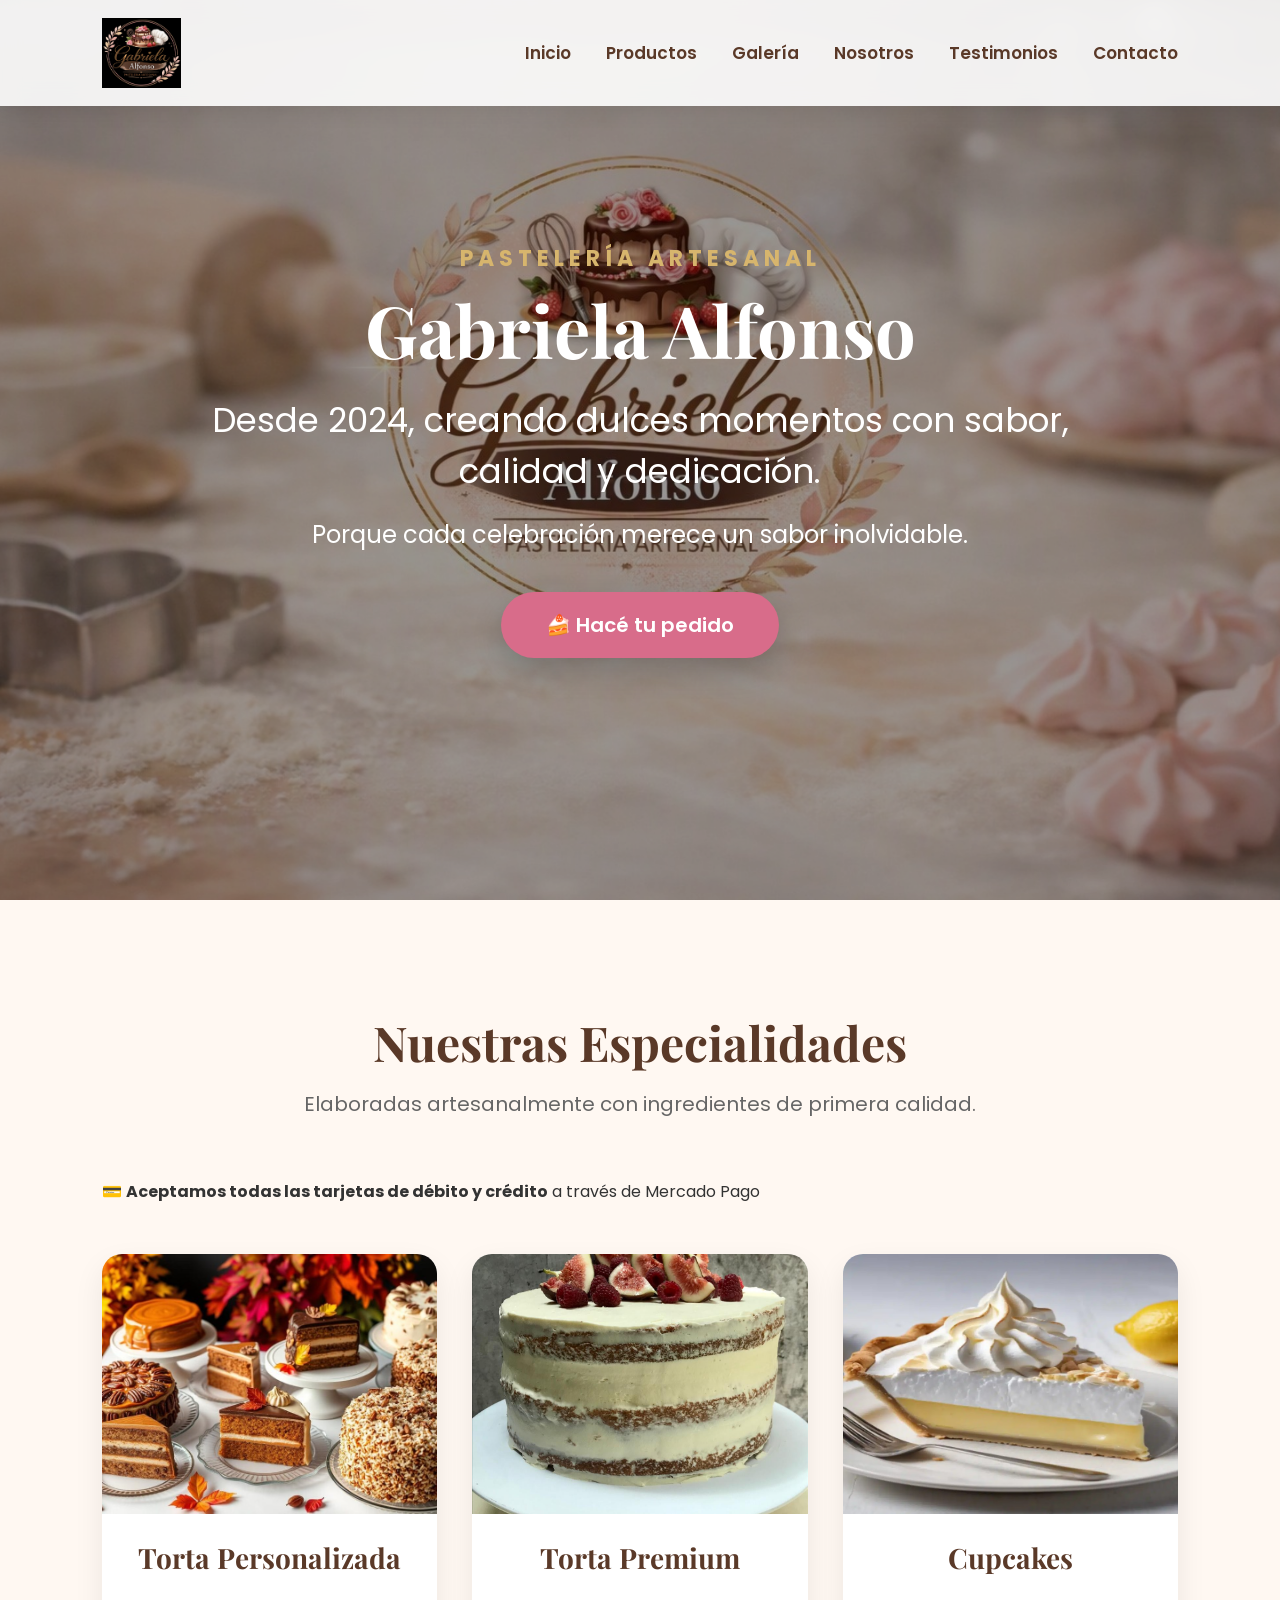
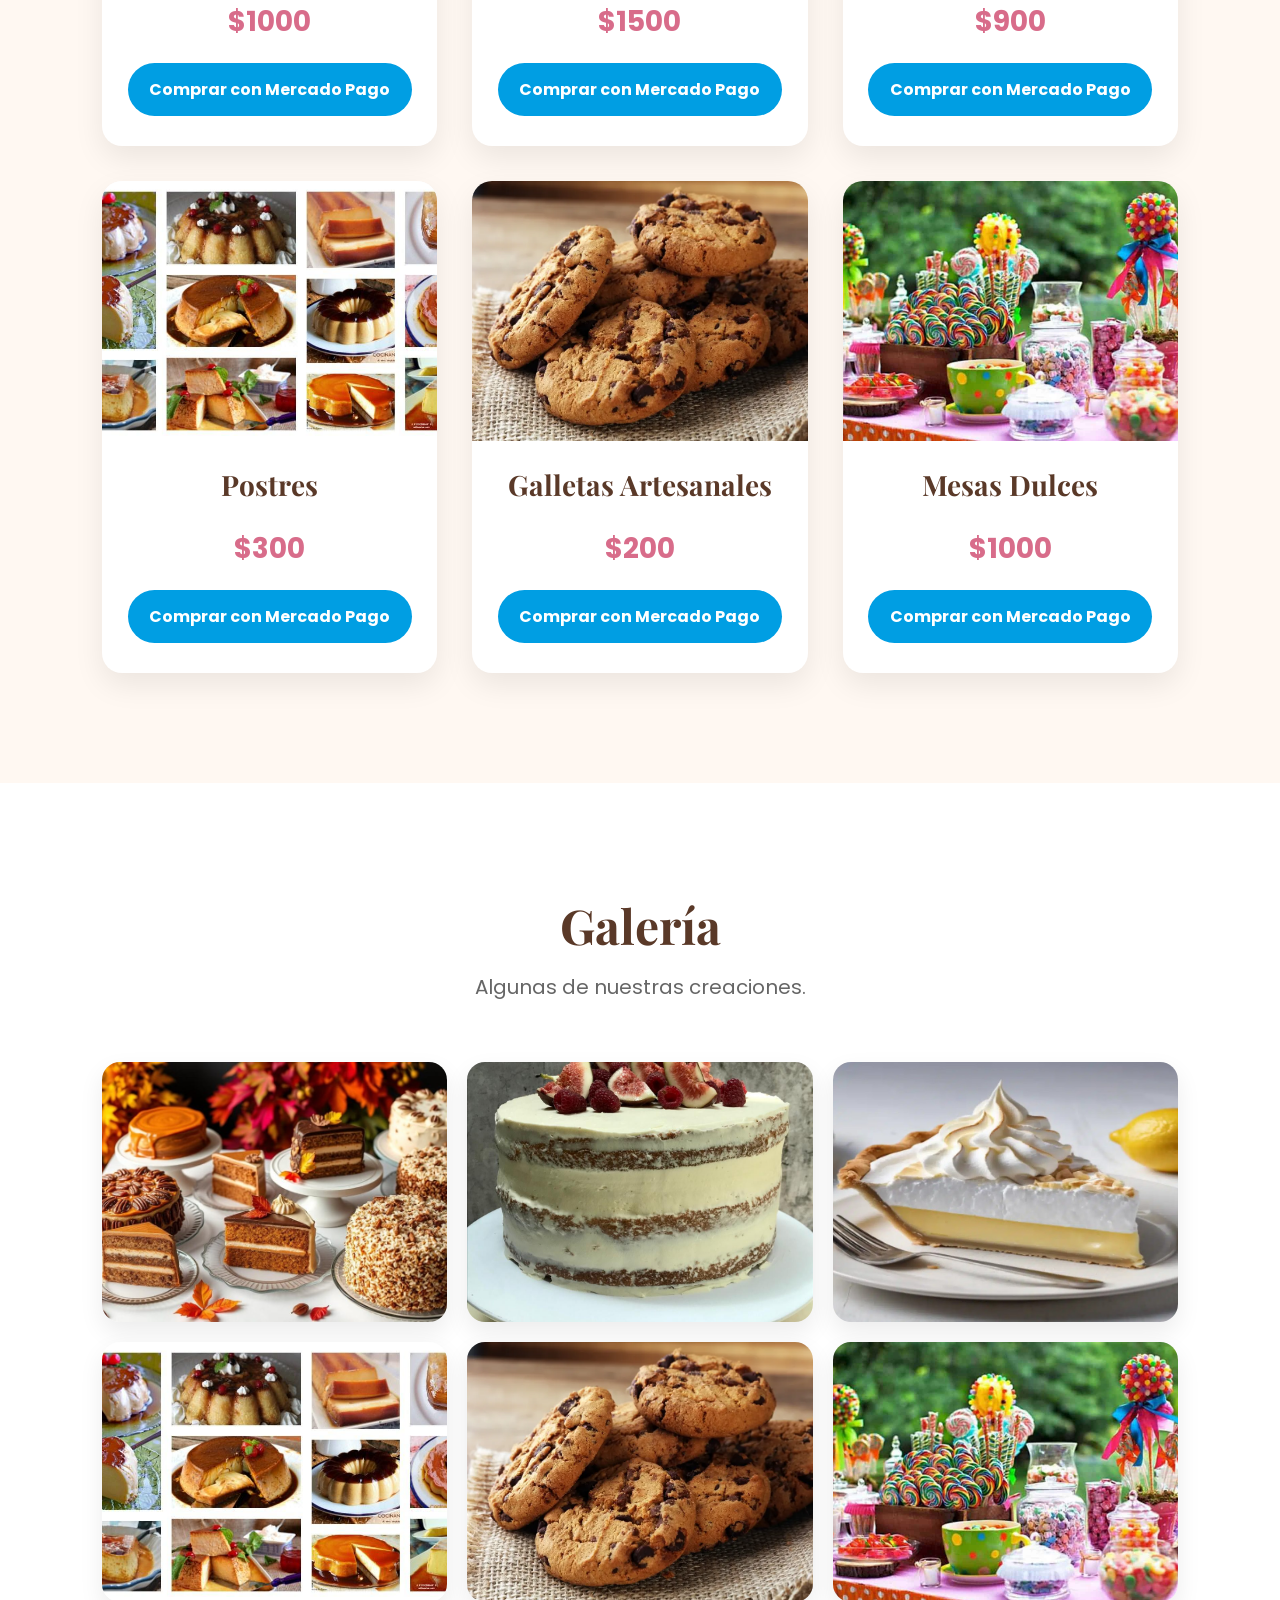
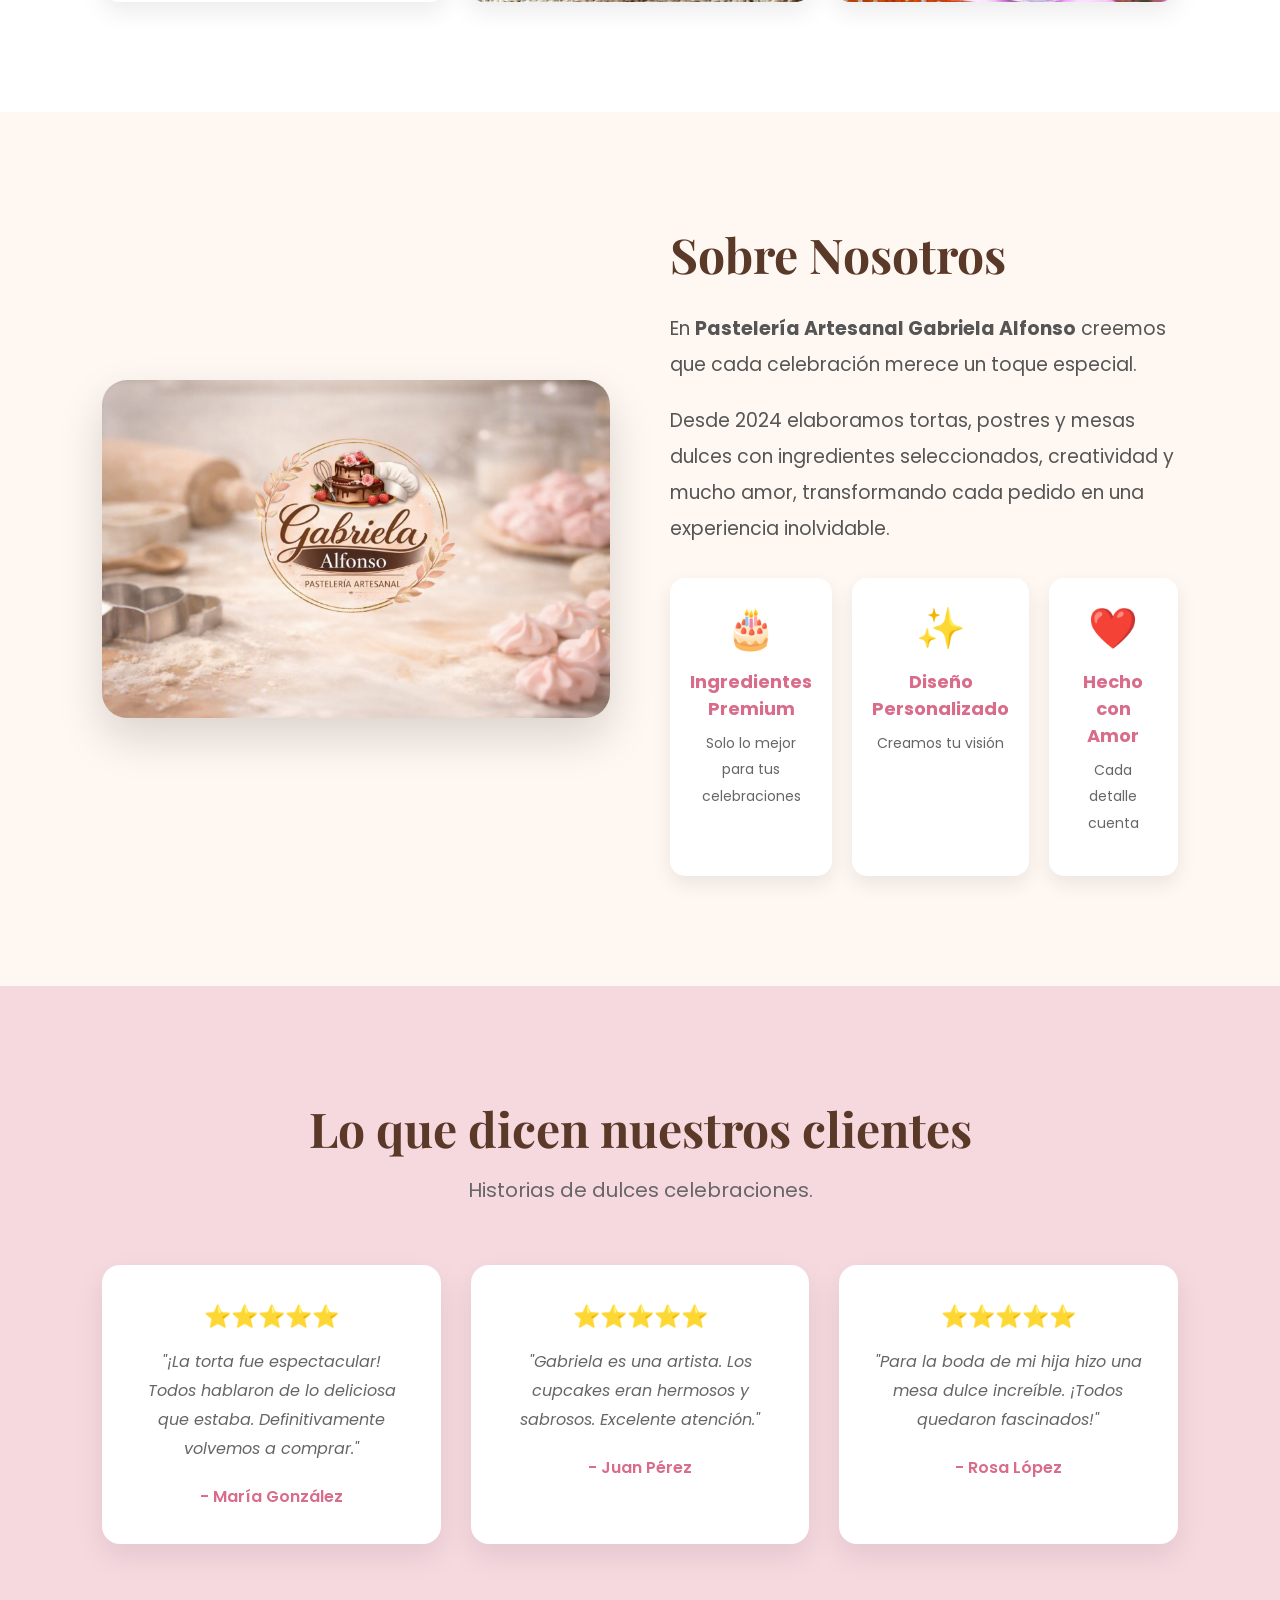
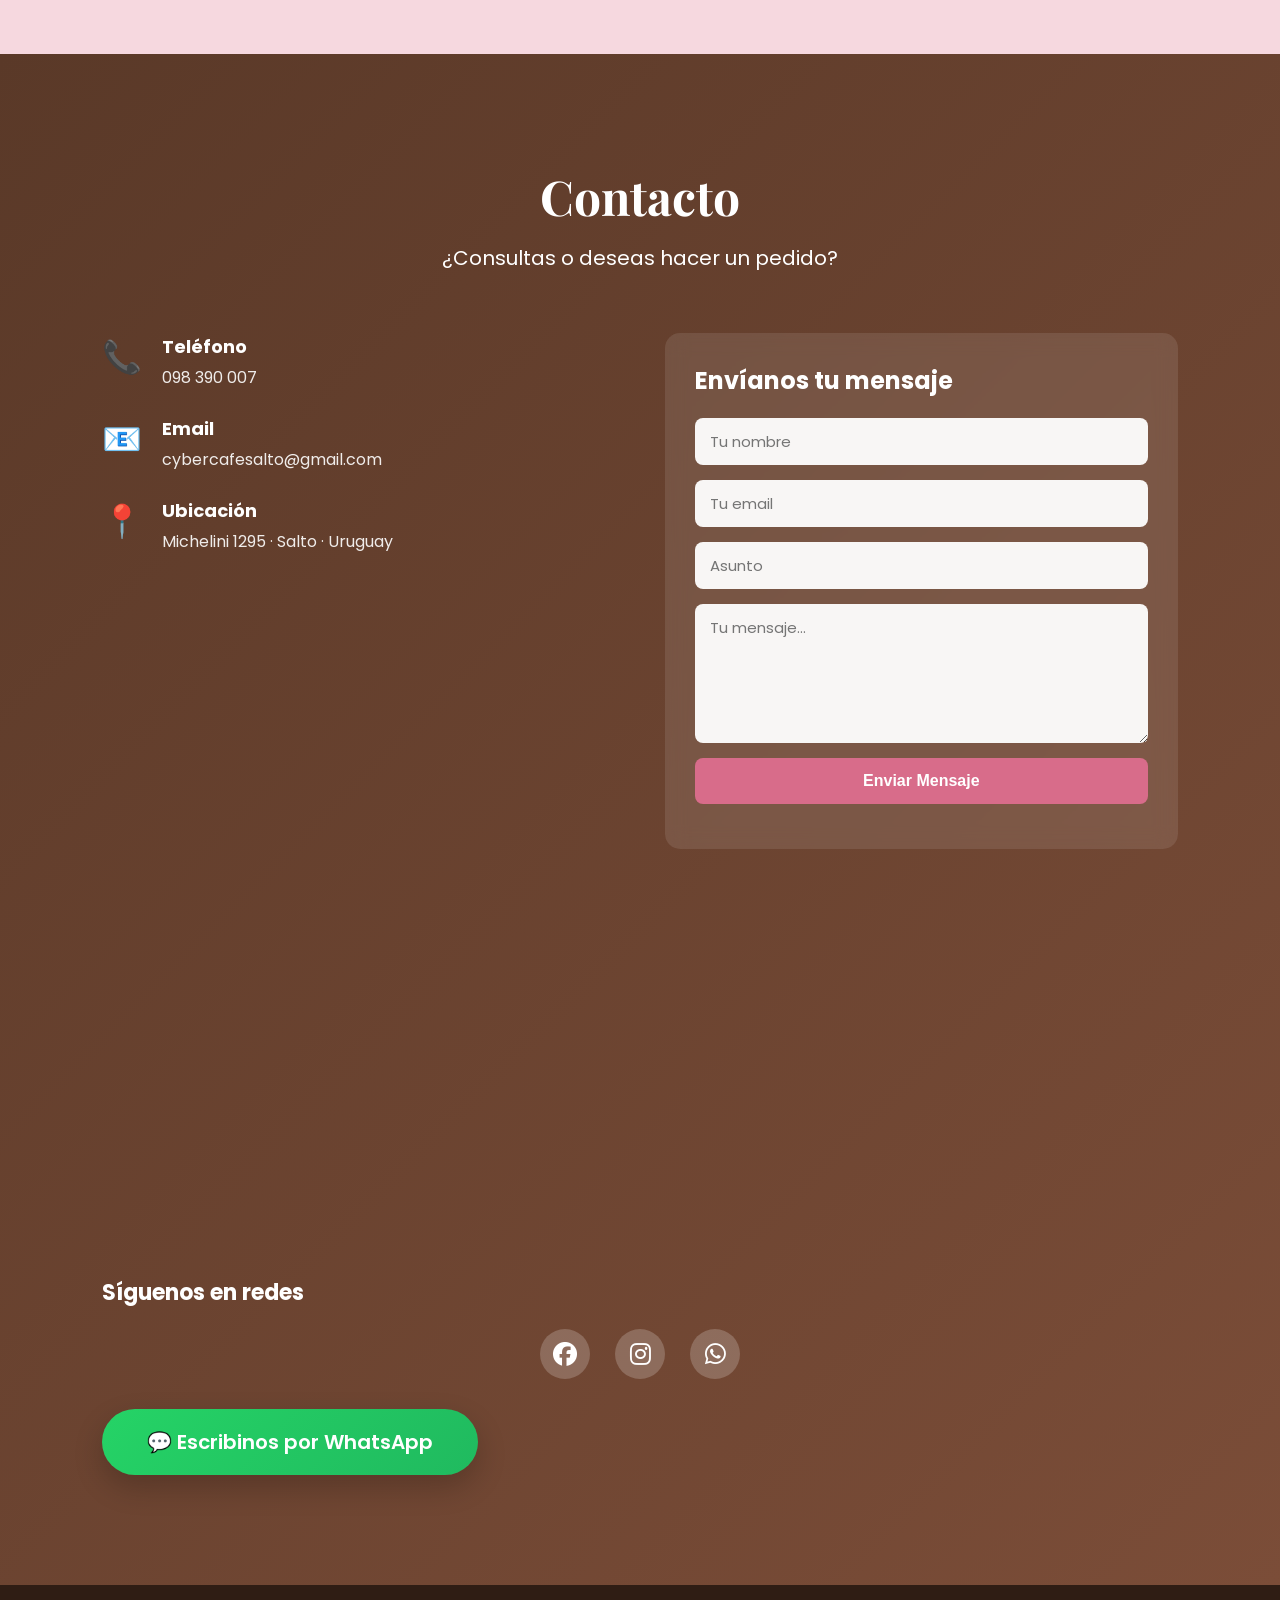
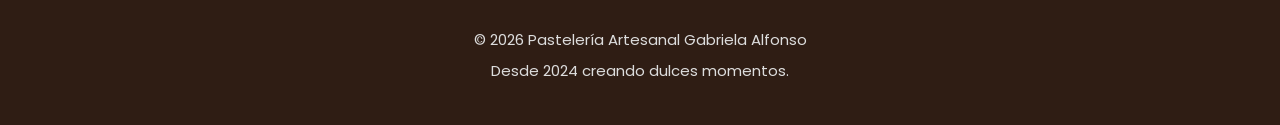
<file: index.html>
<!DOCTYPE html>
<html lang="es">
<head>
    <meta charset="UTF-8">
    <meta name="viewport" content="width=device-width, initial-scale=1.0">

    <title>Pastelería Artesanal Gabriela Alfonso</title>

    <meta name="description" content="Pastelería artesanal en Salto, Uruguay. Tortas personalizadas, cupcakes, postres, mesas dulces y mucho más.">

    <!-- Google Fonts -->
    <link rel="preconnect" href="https://fonts.googleapis.com">
    <link rel="preconnect" href="https://fonts.gstatic.com" crossorigin>

    <link href="https://fonts.googleapis.com/css2?family=Playfair+Display:wght@600;700;800&family=Poppins:wght@300;400;500;600;700&display=swap" rel="stylesheet">

    <!-- Font Awesome para iconos -->
    <link rel="stylesheet" href="https://cdnjs.cloudflare.com/ajax/libs/font-awesome/6.4.0/css/all.min.css">

    <!-- CSS -->
    <link rel="stylesheet" href="styles.css">
</head>

<body>

<!-- ================= HEADER ================= -->

<header class="header">

    <div class="logo">
        <img src="img/logo.png" alt="Pastelería Artesanal Gabriela Alfonso">
    </div>

    <nav class="menu">

        <a href="#inicio">Inicio</a>

        <a href="#productos">Productos</a>

        <a href="#galeria">Galería</a>

        <a href="#nosotros">Nosotros</a>

        <a href="#testimonios">Testimonios</a>

        <a href="#contacto">Contacto</a>

    </nav>

</header>

<!-- ================= HERO ================= -->

<section id="inicio" class="hero">

    <div class="hero-overlay"></div>

    <div class="hero-content">

        <h3>PASTELERÍA ARTESANAL</h3>

        <h1>Gabriela Alfonso</h1>

        <h2>
            Desde 2024, creando dulces momentos con sabor,
            calidad y dedicación.
        </h2>

        <p>
            Porque cada celebración merece un sabor inolvidable.
        </p>

        <a href="https://wa.me/59898390007"
           target="_blank"
           class="btn">
            🍰 Hacé tu pedido
        </a>

    </div>

</section>

<!-- ================= PRODUCTOS ================= -->

<section id="productos" class="productos">

    <div class="titulo-seccion">

        <h2>Nuestras Especialidades</h2>

        <p>Elaboradas artesanalmente con ingredientes de primera calidad.</p>

    </div>

    <div class="metodos-pago">
        <p>💳 <strong>Aceptamos todas las tarjetas de débito y crédito</strong> a través de Mercado Pago</p>
    </div>

    <div class="cards">

        <!-- Torta 1 -->

        <div class="card">

            <img src="img/torta1.jpg" alt="Torta Personalizada">

            <h3>Torta Personalizada</h3>

            <p class="precio">$1000</p>

            <a href="https://mpago.la/2j6Uh2i"
               target="_blank"
               class="btn-comprar">
               Comprar con Mercado Pago
            </a>

        </div>

        <!-- Torta 2 -->

        <div class="card">

            <img src="img/torta2.jpg" alt="Torta Premium">

            <h3>Torta Premium</h3>

            <p class="precio">$1500</p>

            <a href="https://mpago.la/2bAXRT5"
               target="_blank"
               class="btn-comprar">
               Comprar con Mercado Pago
            </a>

        </div>

        <!-- Cupcakes -->

        <div class="card">

            <img src="img/cupcakes.jpg" alt="Cupcakes">

            <h3>Cupcakes</h3>

            <p class="precio">$900</p>

            <a href="https://mpago.la/1r7QpM1"
               target="_blank"
               class="btn-comprar">
               Comprar con Mercado Pago
            </a>

        </div>

        <!-- Postres -->

        <div class="card">

            <img src="img/postres.jpg" alt="Postres">

            <h3>Postres</h3>

            <p class="precio">$300</p>

            <a href="https://mpago.la/2XgH3pi"
               target="_blank"
               class="btn-comprar">
               Comprar con Mercado Pago
            </a>

        </div>

        <!-- Galletas -->

        <div class="card">

            <img src="img/galletas.jpg" alt="Galletas">

            <h3>Galletas Artesanales</h3>

            <p class="precio">$200</p>

            <a href="https://mpago.la/1F7pQmu"
               target="_blank"
               class="btn-comprar">
               Comprar con Mercado Pago
            </a>

        </div>

        <!-- Mesas Dulces -->

        <div class="card">

            <img src="img/mesas-dulces.jpg" alt="Mesas Dulces">

            <h3>Mesas Dulces</h3>

            <p class="precio">$1000</p>

            <a href="https://mpago.la/2gS6T5n"
               target="_blank"
               class="btn-comprar">
               Comprar con Mercado Pago
            </a>

        </div>

    </div>

</section>

<!-- ================= GALERÍA ================= -->

<section id="galeria" class="galeria">

    <div class="titulo-seccion">

        <h2>Galería</h2>

        <p>Algunas de nuestras creaciones.</p>

    </div>

    <div class="grid-galeria">

        <img src="img/torta1.jpg" alt="Torta 1">
        <img src="img/torta2.jpg" alt="Torta 2">
        <img src="img/cupcakes.jpg" alt="Cupcakes">
        <img src="img/postres.jpg" alt="Postres">
        <img src="img/galletas.jpg" alt="Galletas">
        <img src="img/mesas-dulces.jpg" alt="Mesas Dulces">

    </div>

</section>

<!-- ================= NOSOTROS ================= -->

<section id="nosotros" class="nosotros">

    <div class="nosotros-img">

        <img src="img/hero.jpg" alt="Gabriela Alfonso">

    </div>

    <div class="nosotros-texto">

        <h2>Sobre Nosotros</h2>

        <p>

            En <strong>Pastelería Artesanal Gabriela Alfonso</strong>
            creemos que cada celebración merece un toque especial.

        </p>

        <p>

            Desde 2024 elaboramos tortas, postres y mesas dulces
            con ingredientes seleccionados, creatividad y mucho amor,
            transformando cada pedido en una experiencia inolvidable.

        </p>

        <div class="caracteristicas">
            <div class="caracteristica">
                <span class="icono">🎂</span>
                <h4>Ingredientes Premium</h4>
                <p>Solo lo mejor para tus celebraciones</p>
            </div>
            <div class="caracteristica">
                <span class="icono">✨</span>
                <h4>Diseño Personalizado</h4>
                <p>Creamos tu visión</p>
            </div>
            <div class="caracteristica">
                <span class="icono">❤️</span>
                <h4>Hecho con Amor</h4>
                <p>Cada detalle cuenta</p>
            </div>
        </div>

    </div>

</section>

<!-- ================= TESTIMONIOS ================= -->

<section id="testimonios" class="testimonios">

    <div class="titulo-seccion">

        <h2>Lo que dicen nuestros clientes</h2>

        <p>Historias de dulces celebraciones.</p>

    </div>

    <div class="testimonios-container">

        <div class="testimonio">
            <div class="estrellas">⭐⭐⭐⭐⭐</div>
            <p>"¡La torta fue espectacular! Todos hablaron de lo deliciosa que estaba. Definitivamente volvemos a comprar."</p>
            <h4>- María González</h4>
        </div>

        <div class="testimonio">
            <div class="estrellas">⭐⭐⭐⭐⭐</div>
            <p>"Gabriela es una artista. Los cupcakes eran hermosos y sabrosos. Excelente atención."</p>
            <h4>- Juan Pérez</h4>
        </div>

        <div class="testimonio">
            <div class="estrellas">⭐⭐⭐⭐⭐</div>
            <p>"Para la boda de mi hija hizo una mesa dulce increíble. ¡Todos quedaron fascinados!"</p>
            <h4>- Rosa López</h4>
        </div>

    </div>

</section>

<!-- ================= CONTACTO ================= -->

<section id="contacto" class="contacto">

    <div class="titulo-seccion">
        <h2>Contacto</h2>
        <p>¿Consultas o deseas hacer un pedido?</p>
    </div>

    <div class="contacto-content">

        <div class="datos">

            <div class="dato">
                <span class="icono-dato">📞</span>
                <div>
                    <h4>Teléfono</h4>
                    <p>098 390 007</p>
                </div>
            </div>

            <div class="dato">
                <span class="icono-dato">📧</span>
                <div>
                    <h4>Email</h4>
                    <p>cybercafesalto@gmail.com</p>
                </div>
            </div>

            <div class="dato">
                <span class="icono-dato">📍</span>
                <div>
                    <h4>Ubicación</h4>
                    <p>Michelini 1295 · Salto · Uruguay</p>
                </div>
            </div>

        </div>

        <div class="formulario-contacto">
            <h3>Envíanos tu mensaje</h3>
            <form id="formularioContacto">
                <input type="text" id="nombre" placeholder="Tu nombre" required>
                <input type="email" id="email" placeholder="Tu email" required>
                <input type="text" id="asunto" placeholder="Asunto" required>
                <textarea id="mensaje" placeholder="Tu mensaje..." rows="5" required></textarea>
                <button type="submit" class="btn-enviar">Enviar Mensaje</button>
            </form>
            <p id="mensajeEnvio" class="mensaje-envio"></p>
        </div>

    </div>

    <div class="mapa">

        <iframe
            src="https://www.google.com/maps/embed?pb=!1m18!1m12!1m3!1d3280.7519236594635!2d-56.31494!3d-31.38!2m3!1f0!2f0!3f0!3m2!1i1024!2i768!4f13.1!3m3!1m2!1s0x959b3a8b8b8b8b8d%3A0x8b8b8b8b8b8b8b8b!2sMichelini%201295%2C%20Salto%2C%20Uruguay!5e0!3m2!1ses!2suy!4v1234567890"
            width="100%"
            height="300"
            style="border:0;border-radius:20px;margin-top:30px;"
            allowfullscreen=""
            loading="lazy">
        </iframe>

    </div>

    <div class="redes">
        <h3>Síguenos en redes</h3>
        <div class="iconos-redes">
            <a href="https://www.facebook.com/pasteleriagabriela" target="_blank" title="Facebook" class="red-icon">
                <i class="fab fa-facebook"></i>
            </a>

            <a href="https://www.instagram.com/pasteleriagabriela" target="_blank" title="Instagram" class="red-icon">
                <i class="fab fa-instagram"></i>
            </a>

            <a href="https://wa.me/59898390007" target="_blank" title="WhatsApp" class="red-icon whatsapp">
                <i class="fab fa-whatsapp"></i>
            </a>
        </div>
    </div>

    <a href="https://wa.me/59898390007"
       target="_blank"
       class="btn whatsapp-btn">
       💬 Escribinos por WhatsApp
    </a>

</section>

<!-- ================= FOOTER ================= -->

<footer>

    <p>

        © 2026 Pastelería Artesanal Gabriela Alfonso

    </p>

    <p>

        Desde 2024 creando dulces momentos.

    </p>

</footer>

<script src="script.js"></script>

</body>
</html>
</file>
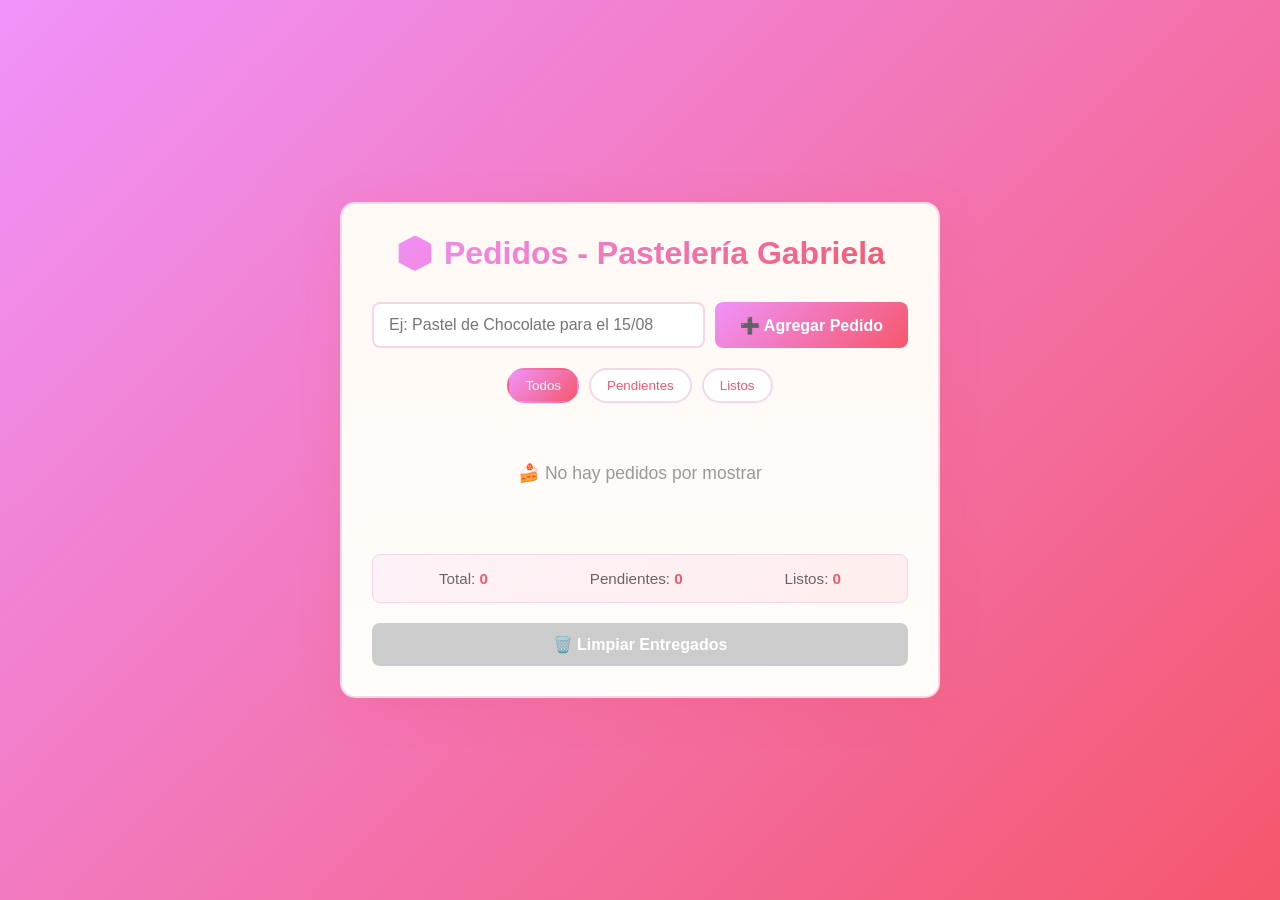
<file: todo-list.html>
<!DOCTYPE html>
<html lang="es">
<head>
    <meta charset="UTF-8">
    <meta name="viewport" content="width=device-width, initial-scale=1.0">
    <title>Pedidos - Pastelería Gabriela</title>
    <link rel="stylesheet" href="todo-style.css">
</head>
<body>
    <div class="container">
        <div class="todo-wrapper">
            <h1>📦 Pedidos - Pastelería Gabriela</h1>
            
            <div class="input-container">
                <input 
                    type="text" 
                    id="todoInput" 
                    placeholder="Ej: Pastel de Chocolate para el 15/08" 
                    class="todo-input"
                    autocomplete="off"
                >
                <button id="addBtn" class="btn-add">➕ Agregar Pedido</button>
            </div>

            <div class="filters">
                <button class="filter-btn active" data-filter="all">Todos</button>
                <button class="filter-btn" data-filter="active">Pendientes</button>
                <button class="filter-btn" data-filter="completed">Listos</button>
            </div>

            <ul id="todoList" class="todo-list">
                <!-- Los pedidos se agregarán aquí dinámicamente -->
            </ul>

            <div class="stats">
                <span>Total: <strong id="totalCount">0</strong></span>
                <span>Pendientes: <strong id="pendingCount">0</strong></span>
                <span>Listos: <strong id="completedCount">0</strong></span>
            </div>

            <button id="clearBtn" class="btn-clear">🗑️ Limpiar Entregados</button>
        </div>
    </div>

    <script src="todo-script.js"></script>
</body>
</html>
</file>
<file: styles.css>
/* ===================================================
   PASTELERÍA ARTESANAL GABRIELA ALFONSO 3.0
   PARTE 1
=================================================== */

/* RESET */

*{
    margin:0;
    padding:0;
    box-sizing:border-box;
}

html{
    scroll-behavior:smooth;
}

body{
    font-family:'Poppins',sans-serif;
    background:#fff8f2;
    color:#333;
    overflow-x:hidden;
}

/* COLORES */

:root{

    --rosa:#d86c8a;
    --rosa-claro:#f6d8df;
    --crema:#fff8f2;
    --blanco:#ffffff;
    --chocolate:#5a3928;
    --dorado:#d7b56d;
    --gris:#666;

}

/* ===================== HEADER ====================== */

.header{

    position:fixed;

    top:0;
    left:0;

    width:100%;

    padding:18px 8%;

    display:flex;

    justify-content:space-between;

    align-items:center;

    background:rgba(255,255,255,.90);

    backdrop-filter:blur(10px);

    z-index:999;

    box-shadow:0 5px 20px rgba(0,0,0,.08);

}

.logo img{

    height:70px;

}

/* ================= MENU ================= */

.menu{

    display:flex;

    gap:35px;

}

.menu a{

    text-decoration:none;

    color:var(--chocolate);

    font-weight:600;

    transition:.3s;

    font-size:17px;

}

.menu a:hover{

    color:var(--rosa);

}

/* ================= HERO ================= */

.hero{

    position:relative;

    width:100%;

    height:100vh;

    background:url("img/hero.jpg") center center/cover no-repeat;

    display:flex;

    justify-content:center;

    align-items:center;

}

.hero-overlay{

    position:absolute;

    width:100%;

    height:100%;

    background:rgba(0,0,0,.40);

}

.hero-content{

    position:relative;

    z-index:2;

    text-align:center;

    color:white;

    width:90%;

    max-width:900px;

    animation:fadeUp 1.5s ease;

}

.hero h3{

    font-size:22px;

    letter-spacing:5px;

    color:var(--dorado);

    margin-bottom:15px;

}

.hero h1{

    font-family:'Playfair Display',serif;

    font-size:72px;

    margin-bottom:25px;

    line-height:1.1;

}

.hero h2{

    font-size:34px;

    font-weight:400;

    margin-bottom:20px;

}

.hero p{

    font-size:24px;

    margin-bottom:40px;

}

/* ================= BOTÓN ================= */

.btn{

    display:inline-block;

    padding:18px 45px;

    background:var(--rosa);

    color:white;

    text-decoration:none;

    border-radius:50px;

    font-size:20px;

    font-weight:600;

    transition:.35s;

    box-shadow:0 12px 30px rgba(0,0,0,.20);

    border:none;

    cursor:pointer;

}

.btn:hover{

    transform:translateY(-5px);

    background:#c45d79;

    box-shadow:0 20px 35px rgba(0,0,0,.25);

}

/* ================= TITULOS ================= */

.titulo-seccion{

    text-align:center;

    margin-bottom:60px;

}

.titulo-seccion h2{

    font-family:'Playfair Display',serif;

    font-size:48px;

    color:var(--chocolate);

    margin-bottom:15px;

}

.titulo-seccion p{

    color:var(--gris);

    font-size:20px;

}

/* ================= ESPACIADO ================= */

section{

    padding:110px 8%;

}

/* ================= ANIMACIÓN ================= */

@keyframes fadeUp{

    from{

        opacity:0;

        transform:translateY(50px);

    }

    to{

        opacity:1;

        transform:translateY(0);

    }

}

/* ================= RESPONSIVE ================= */

@media(max-width:900px){

.header{

flex-direction:column;

padding:20px;

}

.menu{

margin-top:20px;

gap:18px;

flex-wrap:wrap;

justify-content:center;

}

.hero h1{

font-size:48px;

}

.hero h2{

font-size:24px;

}

.hero p{

font-size:18px;

}

.logo img{

height:60px;

}

.btn{

font-size:18px;

padding:15px 30px;

}

}

/* ===================================================
   PASTELERÍA ARTESANAL GABRIELA ALFONSO 3.0
   PARTE 2
===================================================*/

/*======================
      PRODUCTOS
=======================*/

.productos{
    background:var(--crema);
}

.cards{

    display:grid;

    grid-template-columns:repeat(auto-fit,minmax(260px,1fr));

    gap:35px;

    margin-top:50px;

}

.card{

    background:#fff;

    border-radius:20px;

    overflow:hidden;

    box-shadow:0 12px 30px rgba(0,0,0,.08);

    transition:.35s;

    cursor:pointer;

}

.card:hover{

    transform:translateY(-12px);

    box-shadow:0 20px 40px rgba(0,0,0,.15);

}

.card img{

    width:100%;

    height:260px;

    object-fit:cover;

    transition:.5s;

}

.card:hover img{

    transform:scale(1.08);

}

.card h3{

    font-family:'Playfair Display',serif;

    color:var(--chocolate);

    text-align:center;

    padding:25px;

    font-size:28px;

}

/*======================
        GALERÍA
=======================*/

.galeria{

    background:white;

}

.grid-galeria{

    display:grid;

    grid-template-columns:repeat(auto-fit,minmax(280px,1fr));

    gap:20px;

}

.grid-galeria img{

    width:100%;

    height:260px;

    object-fit:cover;

    border-radius:18px;

    transition:.4s;

    cursor:pointer;

    box-shadow:0 10px 25px rgba(0,0,0,.08);

}

.grid-galeria img:hover{

    transform:scale(1.05);

    box-shadow:0 18px 35px rgba(0,0,0,.20);

}

/*======================
       NOSOTROS
=======================*/

.nosotros{

    display:grid;

    grid-template-columns:1fr 1fr;

    gap:60px;

    align-items:center;

    background:#fff8f2;

}

.nosotros-img img{

    width:100%;

    border-radius:25px;

    box-shadow:0 20px 45px rgba(0,0,0,.15);

}

.nosotros-texto h2{

    font-family:'Playfair Display',serif;

    font-size:48px;

    color:var(--chocolate);

    margin-bottom:25px;

}

.nosotros-texto p{

    font-size:19px;

    line-height:1.9;

    color:#555;

    margin-bottom:20px;

}

.caracteristicas{
    display:grid;
    grid-template-columns:repeat(3,1fr);
    gap:20px;
    margin-top:30px;
}

.caracteristica{
    background:white;
    padding:20px;
    border-radius:15px;
    text-align:center;
    box-shadow:0 8px 20px rgba(0,0,0,.08);
}

.caracteristica .icono{
    font-size:40px;
    display:block;
    margin-bottom:10px;
}

.caracteristica h4{
    color:var(--rosa);
    margin-bottom:8px;
    font-size:18px;
}

.caracteristica p{
    color:var(--gris);
    font-size:14px;
}

/*======================
     TESTIMONIOS
=======================*/

.testimonios{
    background:var(--rosa-claro);
}

.testimonios-container{
    display:grid;
    grid-template-columns:repeat(auto-fit,minmax(300px,1fr));
    gap:30px;
    margin-top:50px;
}

.testimonio{
    background:white;
    padding:35px;
    border-radius:18px;
    box-shadow:0 12px 30px rgba(0,0,0,.08);
    text-align:center;
    transition:.35s;
}

.testimonio:hover{
    transform:translateY(-8px);
    box-shadow:0 18px 40px rgba(0,0,0,.15);
}

.testimonio .estrellas{
    font-size:22px;
    margin-bottom:15px;
}

.testimonio p{
    font-style:italic;
    color:var(--gris);
    line-height:1.8;
    margin-bottom:20px;
    font-size:16px;
}

.testimonio h4{
    color:var(--rosa);
    font-weight:600;
    font-size:16px;
}

/*======================
     EFECTOS SUAVES
=======================*/

.card,
.grid-galeria img,
.btn{

    transition:all .35s ease;

}

/*======================
       CONTACTO
=======================*/

.contacto{

    background:linear-gradient(135deg,#5a3928,#7b4d38);

    color:white;

}

.contacto .titulo-seccion h2,
.contacto .titulo-seccion p{
    color:white;
}

.contacto-content{
    display:grid;
    grid-template-columns:1fr 1fr;
    gap:50px;
    margin:50px 0;
    align-items:start;
}

.datos{
    display:flex;
    flex-direction:column;
    gap:25px;
}

.dato{
    display:flex;
    gap:20px;
    align-items:flex-start;
}

.icono-dato{
    font-size:32px;
    min-width:40px;
}

.dato h4{
    margin-bottom:5px;
    font-size:18px;
}

.dato p{
    color:rgba(255,255,255,.9);
    font-size:16px;
}

.formulario-contacto{
    background:rgba(255,255,255,.1);
    padding:30px;
    border-radius:15px;
    backdrop-filter:blur(10px);
}

.formulario-contacto h3{
    margin-bottom:20px;
    font-size:24px;
}

.formulario-contacto form{
    display:flex;
    flex-direction:column;
    gap:15px;
}

.formulario-contacto input,
.formulario-contacto textarea{
    padding:12px 15px;
    border:none;
    border-radius:8px;
    font-family:'Poppins',sans-serif;
    font-size:15px;
    background:rgba(255,255,255,.95);
}

.formulario-contacto input:focus,
.formulario-contacto textarea:focus{
    outline:none;
    box-shadow:0 0 10px rgba(216,108,138,.5);
}

.btn-enviar{
    padding:14px;
    background:var(--rosa);
    color:white;
    border:none;
    border-radius:8px;
    font-weight:600;
    cursor:pointer;
    transition:.3s;
    font-size:16px;
}

.btn-enviar:hover{
    background:#c45d79;
    transform:translateY(-2px);
}

.mensaje-envio{
    margin-top:15px;
    font-size:14px;
    text-align:center;
}

.mensaje-envio.exito{
    color:#4CAF50;
}

.mensaje-envio.error{
    color:#ff6b6b;
}

.mapa{
    margin-top:40px;
}

.redes{
    margin-top:40px;
}

.redes h3{
    margin-bottom:20px;
    font-size:22px;
}

.iconos-redes{
    display:flex;
    justify-content:center;
    gap:25px;
}

.red-icon{
    width:50px;
    height:50px;
    display:flex;
    align-items:center;
    justify-content:center;
    background:rgba(255,255,255,.2);
    border-radius:50%;
    color:white;
    font-size:24px;
    transition:.3s;
    text-decoration:none;
}

.red-icon:hover{
    background:var(--rosa);
    transform:translateY(-5px);
}

.whatsapp-btn{
    margin-top:30px;
    background:linear-gradient(135deg,#25D366,#20BA5F);
}

.whatsapp-btn:hover{
    background:linear-gradient(135deg,#20BA5F,#1B9B52);
}

/*======================
        FOOTER
=======================*/

footer{

    background:#2f1d14;

    color:#ddd;

    text-align:center;

    padding:35px 20px;

}

footer p{

    margin:8px 0;

    font-size:15px;

}

/*======================
      BOTÓN ARRIBA
=======================*/

#btnTop{

    position:fixed;

    right:25px;

    bottom:25px;

    width:55px;

    height:55px;

    border:none;

    border-radius:50%;

    background:var(--rosa);

    color:#fff;

    font-size:24px;

    cursor:pointer;

    display:none;

    z-index:999;

    box-shadow:0 10px 25px rgba(0,0,0,.25);

    transition:.3s;

}

#btnTop:hover{

    transform:translateY(-5px);

    background:#c45d79;

}

/*======================
      SCROLLBAR
=======================*/

::-webkit-scrollbar{

    width:10px;

}

::-webkit-scrollbar-track{

    background:#f4e7e7;

}

::-webkit-scrollbar-thumb{

    background:var(--rosa);

    border-radius:20px;

}

::-webkit-scrollbar-thumb:hover{

    background:#bf5d77;

}

/*======================
      SELECCIÓN
=======================*/

::selection{

    background:var(--rosa);

    color:white;

}

/*======================
      ANIMACIONES
=======================*/

@keyframes aparecer{

    from{

        opacity:0;

        transform:translateY(40px);

    }

    to{

        opacity:1;

        transform:translateY(0);

    }

}

.productos,
.galeria,
.nosotros,
.testimonios,
.contacto{

    animation:aparecer 1s ease;

}

/*======================
       IMÁGENES
=======================*/

img{

    max-width:100%;

    display:block;

}

/*======================
       ENLACES
=======================*/

a{

    transition:.3s;

}

/*======================
       RESPONSIVE
=======================*/

@media(max-width:768px){

    section{

        padding:80px 6%;

    }

    .titulo-seccion h2{

        font-size:36px;

    }

    .contacto-content{
        grid-template-columns:1fr;
        gap:30px;
    }

    .caracteristicas{
        grid-template-columns:1fr;
    }

    .testimonios-container{
        grid-template-columns:1fr;
    }

    .datos p{

        font-size:18px;

    }

    .iconos-redes{
        flex-wrap:wrap;
    }

    footer{

        font-size:14px;

    }

}

.precio{

    font-size:28px;

    font-weight:bold;

    color:#d86c8a;

    text-align:center;

    margin-bottom:20px;

}

.btn-comprar{

    display:block;

    width:85%;

    margin:20px auto 30px;

    text-align:center;

    background:#009ee3;

    color:white;

    padding:14px;

    border-radius:40px;

    text-decoration:none;

    font-weight:bold;

    transition:.3s;

    border:none;

}

.btn-comprar:hover{

    background:#007eb8;

    transform:scale(1.04);

}
</file>
<file: todo-style.css>
* {
    margin: 0;
    padding: 0;
    box-sizing: border-box;
}

body {
    font-family: 'Segoe UI', Tahoma, Geneva, Verdana, sans-serif;
    background: linear-gradient(135deg, #f093fb 0%, #f5576c 100%);
    min-height: 100vh;
    display: flex;
    justify-content: center;
    align-items: center;
    padding: 20px;
}

.container {
    width: 100%;
    max-width: 600px;
}

.todo-wrapper {
    background: linear-gradient(to bottom, #fff9f5 0%, #fffcf9 100%);
    border-radius: 15px;
    box-shadow: 0 10px 40px rgba(245, 87, 108, 0.2);
    padding: 30px;
    animation: slideIn 0.3s ease-in-out;
    border: 2px solid #f5d7e8;
}

@keyframes slideIn {
    from {
        opacity: 0;
        transform: translateY(-20px);
    }
    to {
        opacity: 1;
        transform: translateY(0);
    }
}

h1 {
    text-align: center;
    background: linear-gradient(135deg, #f093fb 0%, #f5576c 100%);
    -webkit-background-clip: text;
    -webkit-text-fill-color: transparent;
    background-clip: text;
    margin-bottom: 30px;
    font-size: 2em;
}

.input-container {
    display: flex;
    gap: 10px;
    margin-bottom: 20px;
}

.todo-input {
    flex: 1;
    padding: 12px 15px;
    border: 2px solid #f5d7e8;
    border-radius: 8px;
    font-size: 1em;
    transition: border-color 0.3s;
    background: white;
}

.todo-input:focus {
    outline: none;
    border-color: #f5576c;
    box-shadow: 0 0 10px rgba(245, 87, 108, 0.2);
}

.btn-add {
    padding: 12px 25px;
    background: linear-gradient(135deg, #f093fb 0%, #f5576c 100%);
    color: white;
    border: none;
    border-radius: 8px;
    font-size: 1em;
    font-weight: bold;
    cursor: pointer;
    transition: transform 0.2s, box-shadow 0.2s;
}

.btn-add:hover {
    transform: translateY(-2px);
    box-shadow: 0 5px 15px rgba(245, 87, 108, 0.4);
}

.btn-add:active {
    transform: translateY(0);
}

.filters {
    display: flex;
    gap: 10px;
    margin-bottom: 20px;
    justify-content: center;
}

.filter-btn {
    padding: 8px 16px;
    border: 2px solid #f5d7e8;
    background: white;
    border-radius: 20px;
    cursor: pointer;
    transition: all 0.3s;
    font-weight: 500;
    color: #f5576c;
}

.filter-btn:hover {
    border-color: #f5576c;
    transform: translateY(-2px);
}

.filter-btn.active {
    background: linear-gradient(135deg, #f093fb 0%, #f5576c 100%);
    color: white;
    border-color: transparent;
}

.todo-list {
    list-style: none;
    margin-bottom: 20px;
    max-height: 400px;
    overflow-y: auto;
}

.todo-list::-webkit-scrollbar {
    width: 8px;
}

.todo-list::-webkit-scrollbar-track {
    background: #f5f0ec;
    border-radius: 10px;
}

.todo-list::-webkit-scrollbar-thumb {
    background: #f5576c;
    border-radius: 10px;
}

.todo-item {
    display: flex;
    align-items: center;
    padding: 15px;
    background: white;
    border-radius: 8px;
    margin-bottom: 10px;
    transition: all 0.3s;
    animation: fadeIn 0.3s ease-in-out;
    border-left: 4px solid #f5576c;
}

@keyframes fadeIn {
    from {
        opacity: 0;
        transform: translateX(-10px);
    }
    to {
        opacity: 1;
        transform: translateX(0);
    }
}

.todo-item:hover {
    background: #fffcf9;
    transform: translateX(5px);
    box-shadow: 0 5px 15px rgba(245, 87, 108, 0.1);
}

.todo-item.completed {
    opacity: 0.7;
    background: #f0f0f0;
}

.todo-item.completed .todo-text {
    text-decoration: line-through;
    color: #999;
}

.todo-item.completed {
    border-left-color: #4CAF50;
}

.checkbox {
    width: 24px;
    height: 24px;
    margin-right: 15px;
    cursor: pointer;
    accent-color: #f5576c;
}

.todo-text {
    flex: 1;
    font-size: 1em;
    color: #333;
    word-break: break-word;
}

.todo-actions {
    display: flex;
    gap: 10px;
}

.btn-edit, .btn-delete {
    padding: 6px 12px;
    border: none;
    border-radius: 5px;
    cursor: pointer;
    font-size: 0.9em;
    font-weight: bold;
    transition: all 0.2s;
}

.btn-edit {
    background: #FFC107;
    color: white;
}

.btn-edit:hover {
    background: #FFB300;
    transform: scale(1.05);
}

.btn-delete {
    background: #f44336;
    color: white;
}

.btn-delete:hover {
    background: #da190b;
    transform: scale(1.05);
}

.stats {
    display: flex;
    justify-content: space-around;
    padding: 15px;
    background: linear-gradient(135deg, #f093fb15 0%, #f5576c15 100%);
    border-radius: 8px;
    margin-bottom: 20px;
    font-size: 0.95em;
    border: 1px solid #f5d7e8;
}

.stats span {
    color: #666;
}

.stats strong {
    color: #f5576c;
    font-weight: bold;
}

.btn-clear {
    width: 100%;
    padding: 12px;
    background: linear-gradient(135deg, #ff6b6b 0%, #ee5a52 100%);
    color: white;
    border: none;
    border-radius: 8px;
    font-size: 1em;
    font-weight: bold;
    cursor: pointer;
    transition: all 0.3s;
}

.btn-clear:hover {
    transform: translateY(-2px);
    box-shadow: 0 5px 15px rgba(244, 67, 54, 0.3);
}

.btn-clear:disabled {
    background: #ccc;
    cursor: not-allowed;
    transform: none;
}

.empty-state {
    text-align: center;
    padding: 40px 20px;
    color: #999;
}

.empty-state p {
    font-size: 1.1em;
    margin-bottom: 10px;
}

/* Responsive */
@media (max-width: 500px) {
    .todo-wrapper {
        padding: 20px;
    }

    h1 {
        font-size: 1.5em;
    }

    .input-container {
        flex-direction: column;
    }

    .btn-add {
        width: 100%;
    }

    .filters {
        flex-wrap: wrap;
    }

    .stats {
        flex-direction: column;
        gap: 10px;
    }
}
</file>
